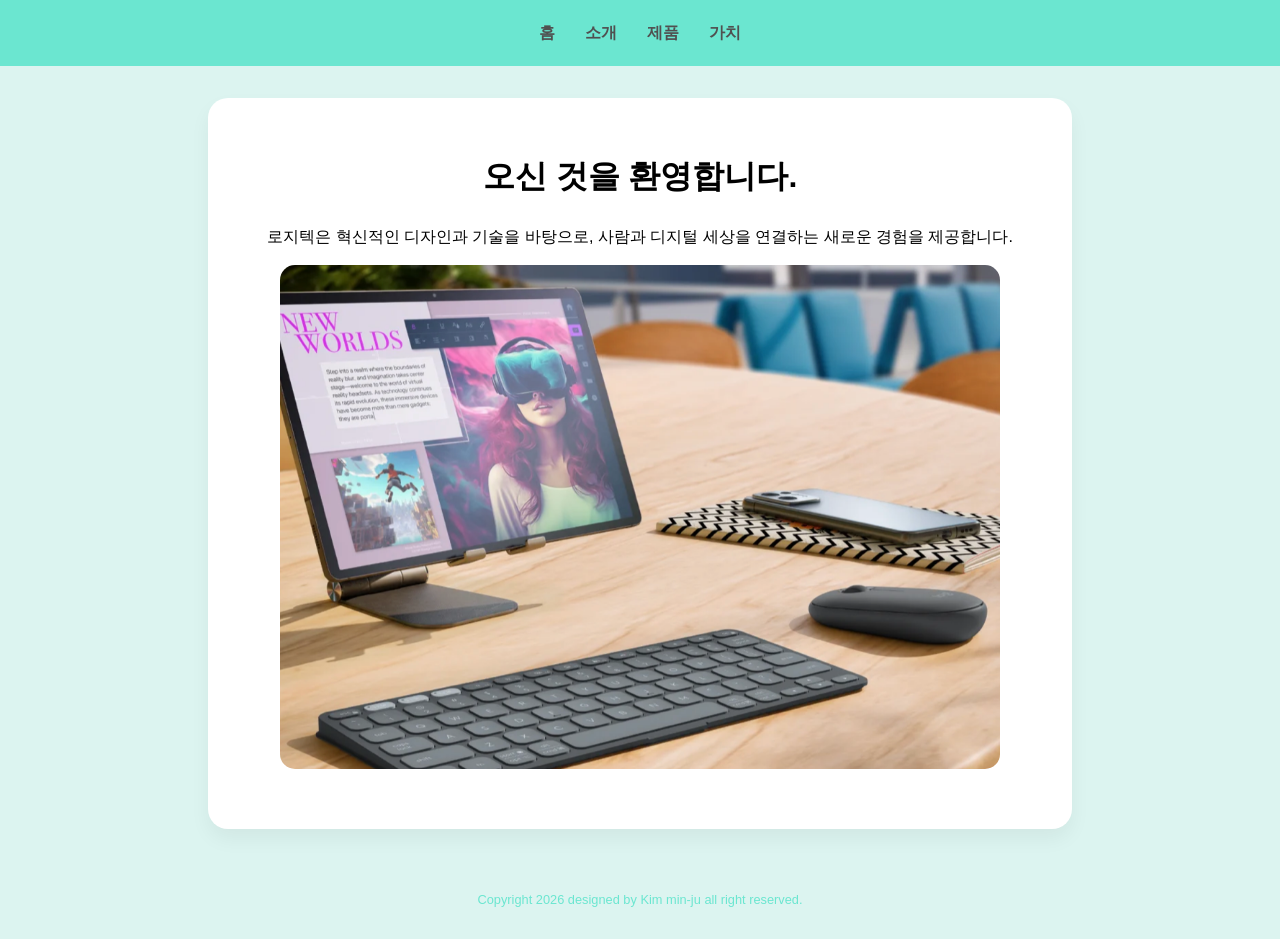
<file: index.html>
<!DOCTYPE html>
<html lang="ko">
<head>
    <meta charset="UTF-8">
    <meta name="viewport" content="width=device-width, initial-scale=1.0">
    <title>로지텍</title>
    <link rel="stylesheet" href="style.css">
</head>
<body>
   <nav>
        <a href="index.html">홈</a>
        <a href="about.html">소개</a>
        <a href="product.html">제품</a>
        <a href="value.html">가치</a>
    </nav>
    <div class="container">
        <h1>오신 것을 환영합니다.</h1>
        <p style="text-align: center;"> 로지텍은 혁신적인 디자인과 기술을 바탕으로, 사람과 디지털 세상을 연결하는 새로운 경험을 제공합니다.</p>
        <img src="image/home_1.png" alt="로지텍">
    </div>
    <footer><p>Copyright 2026 designed by Kim min-ju all right reserved.</p></footer>
</body>
</html>
</file>
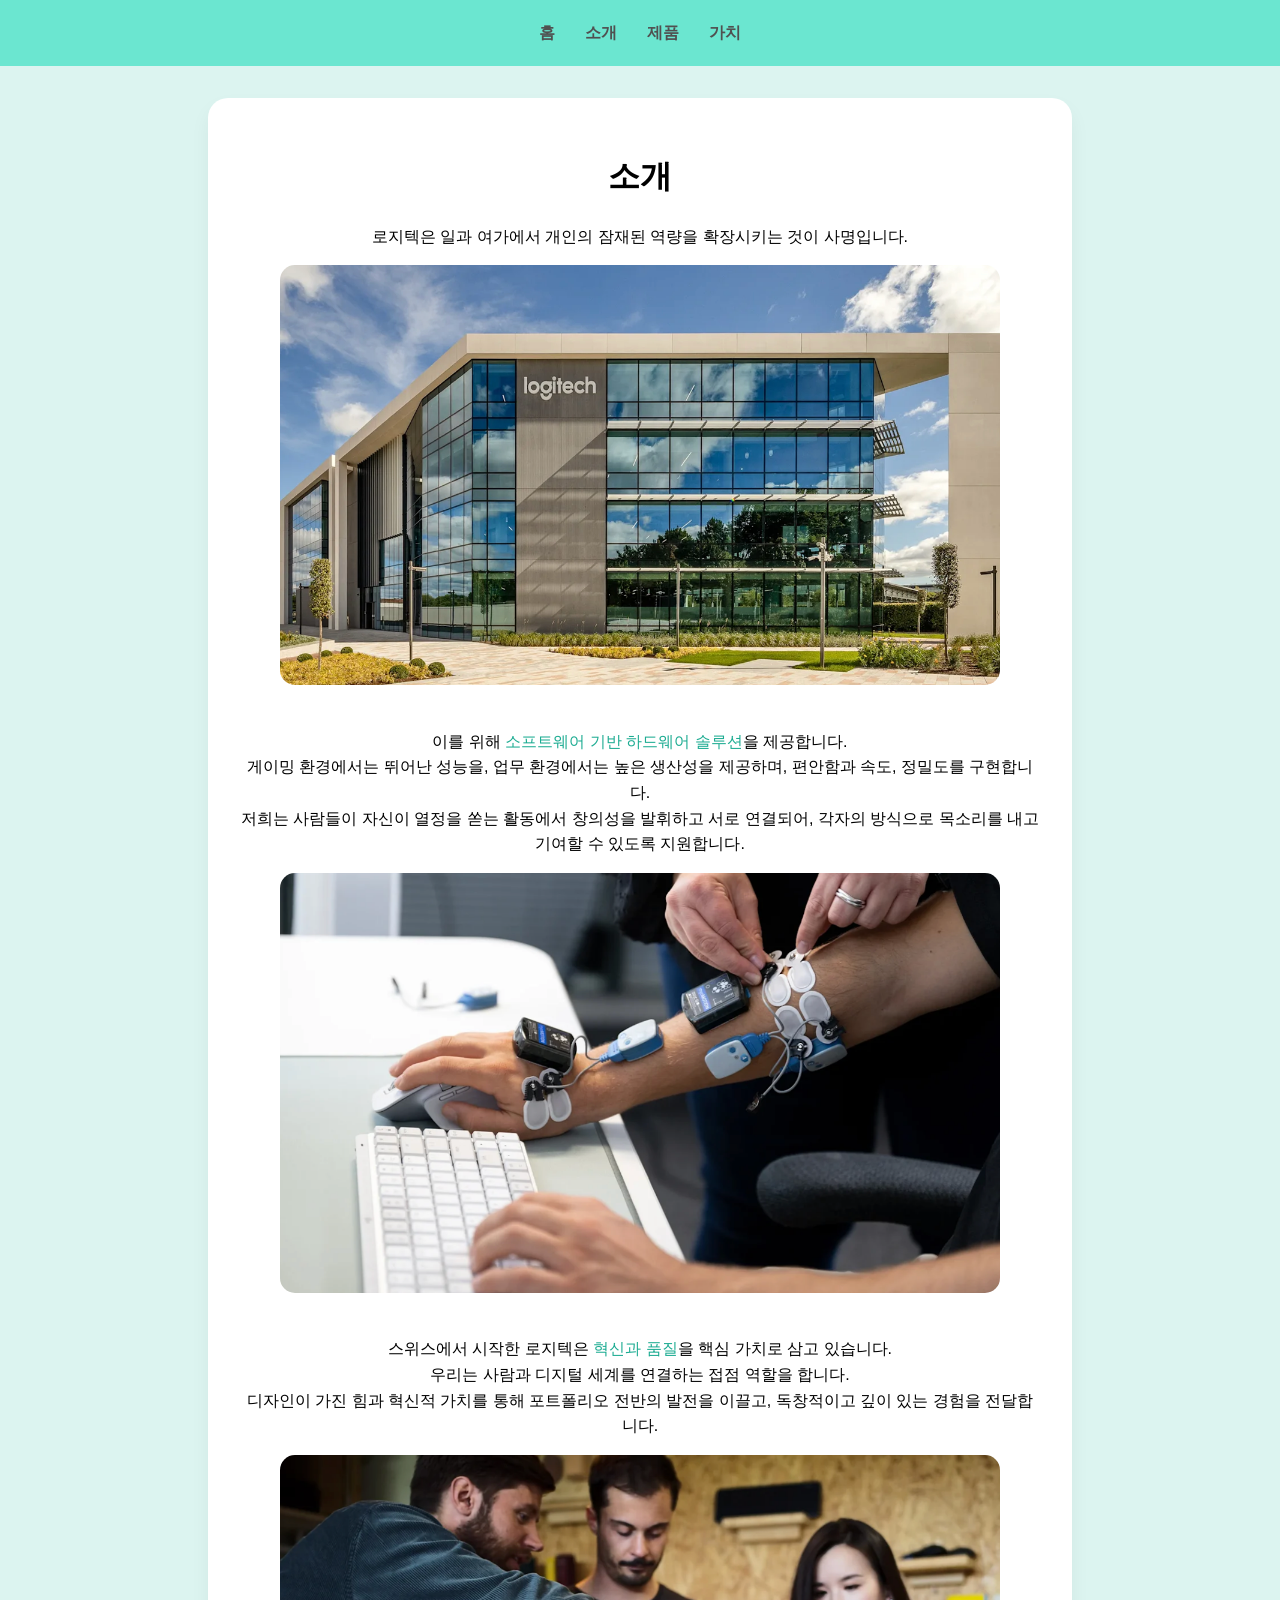
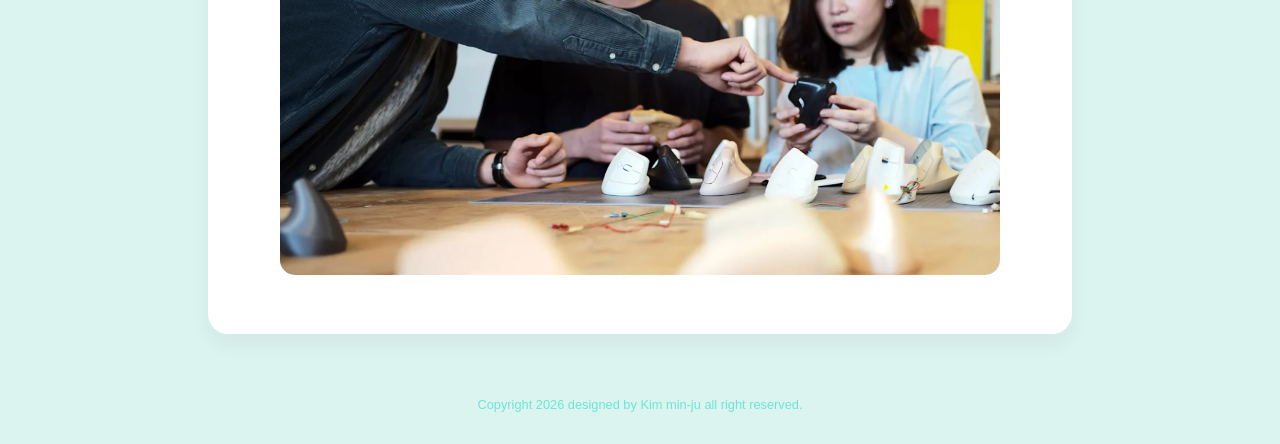
<file: about.html>
<!DOCTYPE html>
<html lang="ko">
<head>
    <meta charset="UTF-8">
    <meta name="viewport" content="width=device-width, initial-scale=1.0">
    <title>로지텍</title>
    <link rel="stylesheet" href="style.css">
</head>
<body>
   <nav>
        <a href="index.html">홈</a>
        <a href="about.html">소개</a>
        <a href="product.html">제품</a>
        <a href="value.html">가치</a>
    </nav>
    <div class="container">
        <h1>소개</h1>
        <p style="text-align: center;"> 로지텍은 일과 여가에서 개인의 잠재된 역량을 확장시키는 것이 사명입니다.</p>
        <img src="image/about_1.png" alt="로지텍 건물">

        <p>이를 위해 <span style="color: #1dac92;">소프트웨어 기반 하드웨어 솔루션</span>을 제공합니다. 
        <br>게이밍 환경에서는 뛰어난 성능을, 업무 환경에서는 높은 생산성을 제공하며, 편안함과 속도, 정밀도를 구현합니다.
        <br>저희는 사람들이 자신이 열정을 쏟는 활동에서 창의성을 발휘하고 서로 연결되어, 각자의 방식으로 목소리를 내고
        <br>기여할 수 있도록 지원합니다.</p>
        <img src="image/about_2.png" alt="로지텍 지원">

        <p>스위스에서 시작한 로지텍은 <span style="color: #1dac92;">혁신과 품질</span>을 핵심 가치로 삼고 있습니다.
        <br>우리는 사람과 디지털 세계를 연결하는 접점 역할을 합니다. 
        <br>디자인이 가진 힘과 혁신적 가치를 통해 포트폴리오 전반의 발전을 이끌고, 독창적이고 깊이 있는 경험을 전달합니다.</p>
        <img src="image/about_3.png" alt="로지텍 가치">
    </div>
    <footer><p>Copyright 2026 designed by Kim min-ju all right reserved.</p></footer>
</body>
</html>
</file>
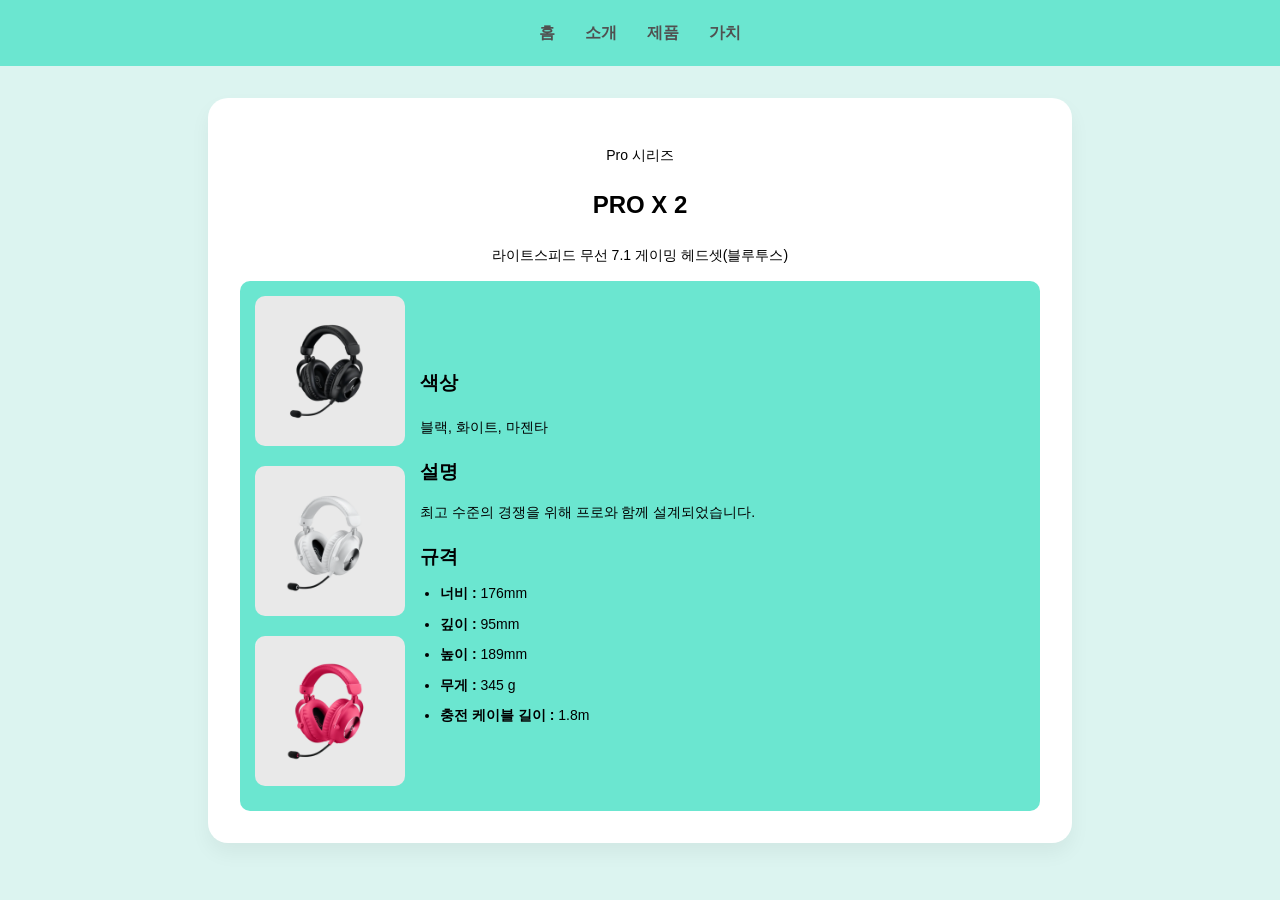
<file: headset.html>
<!DOCTYPE html>
<html lang="ko">
<head>
    <meta charset="UTF-8">
    <meta name="viewport" content="width=device-width, initial-scale=1.0">
    <title>로지텍</title>
    <link rel="stylesheet" href="style.css">
</head>
<body>
   <nav>
        <a href="index.html">홈</a>
        <a href="about.html">소개</a>
        <a href="product.html">제품</a>
        <a href="value.html">가치</a>
    </nav>
   <div class="container">
<p style="color: #000000; font-size: 14px;">Pro 시리즈</p>
<h2>PRO X 2</h2>
<p style="color: #000000; font-size: 14px;">라이트스피드 무선 7.1 게이밍 헤드셋(블루투스)</p>
<div style="display: flex; gap: 10px; flex-wrap: wrap;">
    <div style="flex: 1; min-width: 300px; background: #6BE6D0; padding: 15px; border-radius: 10px; display: flex; gap: 15px; align-items: center;">

        <div style="display: flex; flex-direction: column; gap: 10px;">
        <img src="image/product_4.png" alt="블랙" style="width: 150px; border-radius: 10px; margin-bottom: 10px;">
        <img src="image/headset_1.png" alt="화이트" style="width: 150px; border-radius: 10px; margin-bottom: 10px;">
        <img src="image/headset_2.png" alt="마젠타" style="width: 150px; border-radius: 10px; margin-bottom: 10px;"></div>

        <div style="text-align: left;">
            <h3 style="color: #000000;"> 색상 </h3>
            <p style="font-size: 14px; font-weight: normal;">블랙, 화이트, 마젠타</p>
            <h3 style="color: #000000;"> 설명 
            <p style="font-size: 14px; font-weight: normal;">최고 수준의 경쟁을 위해 프로와 함께 설계되었습니다.
            <h3 style="color: #000000; margin-bottom: 10px;">규격</h3>

        <ul style="padding-left: 20px; margin-top: 0;">
        <li style="font-size: 14px; margin-bottom: 8px;"> <strong>너비 : </strong>176mm </li>
        <li style="font-size: 14px; margin-bottom: 8px;"> <strong>깊이 : </strong>95mm </li>
        <li style="font-size: 14px; margin-bottom: 8px;"> <strong>높이 : </strong>189mm </li>
        <li style="font-size: 14px; margin-bottom: 8px;"> <strong>무게 : </strong>345 g </li>
        <li style="font-size: 14px; margin-bottom: 8px;"> <strong>충전 케이블 길이 : </strong>1.8m </li>
        </div>
    </div>
</div>
</file>
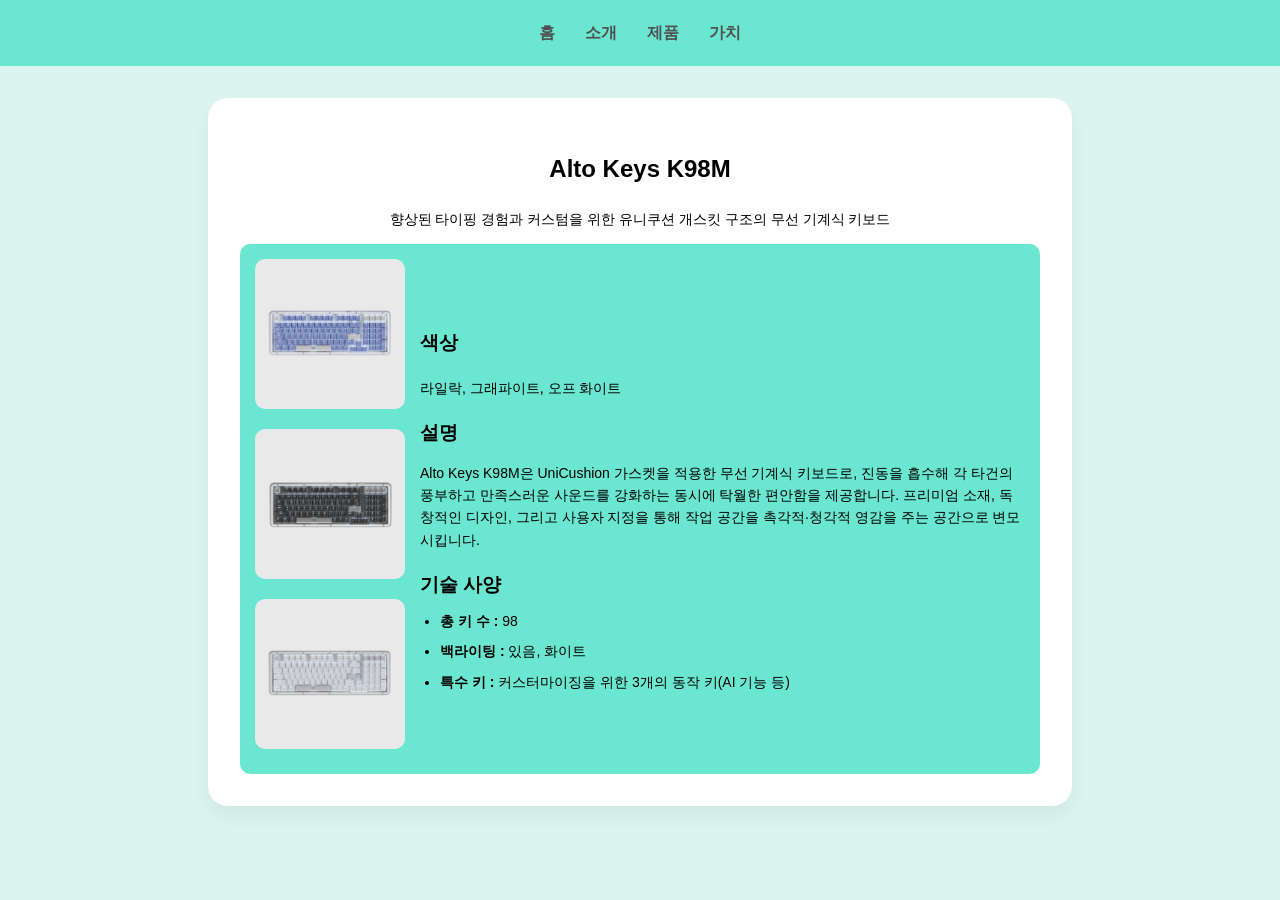
<file: keyboard.html>
<!DOCTYPE html>
<html lang="ko">
<head>
    <meta charset="UTF-8">
    <meta name="viewport" content="width=device-width, initial-scale=1.0">
    <title>로지텍</title>
    <link rel="stylesheet" href="style.css">
</head>
<body>
   <nav>
        <a href="index.html">홈</a>
        <a href="about.html">소개</a>
        <a href="product.html">제품</a>
        <a href="value.html">가치</a>
    </nav>
   <div class="container">
<h2>Alto Keys K98M</h2>
<p style="color: #000000; font-size: 14px;">향상된 타이핑 경험과 커스텀을 위한 유니쿠션 개스킷 구조의 무선 기계식 키보드</p>
<div style="display: flex; gap: 10px; flex-wrap: wrap;">
    <div style="flex: 1; min-width: 300px; background: #6BE6D0; padding: 15px; border-radius: 10px; display: flex; gap: 15px; align-items: center;">

        <div style="display: flex; flex-direction: column; gap: 10px;">
        <img src="image/product_2.png" alt="라일락" style="width: 150px; border-radius: 10px; margin-bottom: 10px;">
        <img src="image/keyboard_1.png" alt="그래파이트" style="width: 150px; border-radius: 10px; margin-bottom: 10px;">
        <img src="image/keyboard_2.png" alt="오프 화이트" style="width: 150px; border-radius: 10px; margin-bottom: 10px;"></div>

        <div style="text-align: left;">
            <h3 style="color: #000000;"> 색상 </h3>
            <p style="font-size: 14px; font-weight: normal;">라일락, 그래파이트, 오프 화이트</p>
            <h3 style="color: #000000;"> 설명 
            <p style="font-size: 14px; font-weight: normal;">Alto Keys K98M은 UniCushion 가스켓을 적용한 무선 기계식 키보드로, 진동을 흡수해 각 타건의 풍부하고 만족스러운 사운드를 강화하는 동시에 탁월한 편안함을 제공합니다. 프리미엄 소재, 독창적인 디자인, 그리고 사용자 지정을 통해 작업 공간을 촉각적·청각적 영감을 주는 공간으로 변모시킵니다.
            <h3 style="color: #000000; margin-bottom: 10px;">기술 사양</h3>

        <ul style="padding-left: 20px; margin-top: 0;">
        <li style="font-size: 14px; margin-bottom: 8px;"> <strong>총 키 수 : </strong>98 </li>
        <li style="font-size: 14px; margin-bottom: 8px;"> <strong>백라이팅 : </strong>있음, 화이트 </li>
        <li style="font-size: 14px; margin-bottom: 8px;"> <strong>특수 키 : </strong>커스터마이징을 위한 3개의 동작 키(AI 기능 등) </li>
        </div>
    </div>
</div>
</file>
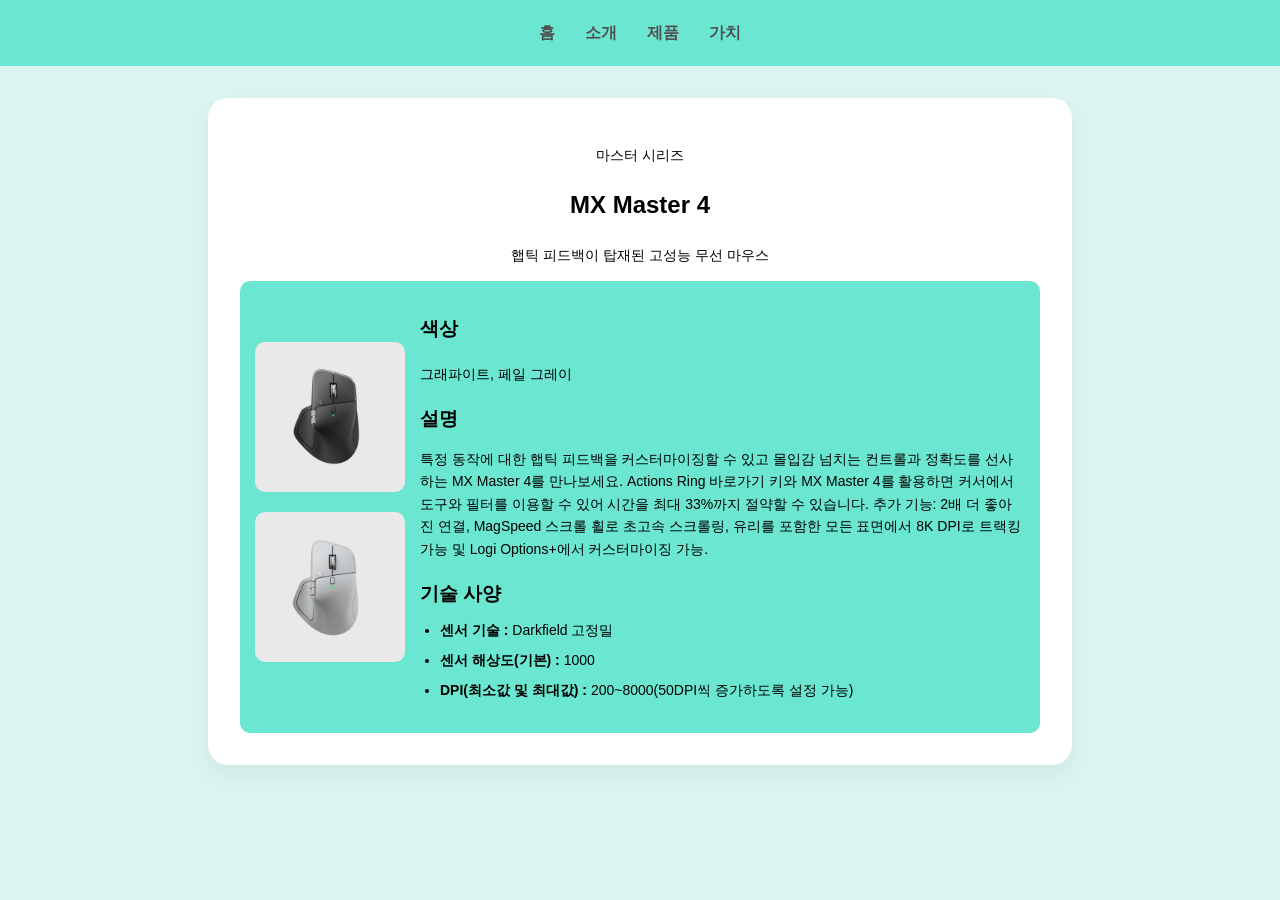
<file: mouse.html>
<!DOCTYPE html>
<html lang="ko">
<head>
    <meta charset="UTF-8">
    <meta name="viewport" content="width=device-width, initial-scale=1.0">
    <title>로지텍</title>
    <link rel="stylesheet" href="style.css">
</head>
<body>
   <nav>
        <a href="index.html">홈</a>
        <a href="about.html">소개</a>
        <a href="product.html">제품</a>
        <a href="value.html">가치</a>
    </nav>
   <div class="container">
<p style="color: #000000; font-size: 14px;">마스터 시리즈</p>
<h2>MX Master 4</h2>
<p style="color: #000000; font-size: 14px;">햅틱 피드백이 탑재된 고성능 무선 마우스</p>
<div style="display: flex; gap: 10px; flex-wrap: wrap;">
    <div style="flex: 1; min-width: 300px; background: #6BE6D0; padding: 15px; border-radius: 10px; display: flex; gap: 15px; align-items: center;">

        <div style="display: flex; flex-direction: column; gap: 10px;">
        <img src="image/product_1.png" alt="그래파이트" style="width: 150px; border-radius: 10px; margin-bottom: 10px;">
        <img src="image/mouse.png" alt="페일 그레이" style="width: 150px; border-radius: 10px; margin-bottom: 10px;"></div>

        <div style="text-align: left;">
            <h3 style="color: #000000;"> 색상 </h3>
            <p style="font-size: 14px; font-weight: normal;">그래파이트, 페일 그레이</p>
            <h3 style="color: #000000;"> 설명 
            <p style="font-size: 14px; font-weight: normal;">특정 동작에 대한 햅틱 피드백을 커스터마이징할 수 있고 몰입감 넘치는 컨트롤과 정확도를 선사하는 MX Master 4를 만나보세요. Actions Ring 바로가기 키와 MX Master 4를 활용하면 커서에서 도구와 필터를 이용할 수 있어 시간을 최대 33%까지 절약할 수 있습니다. 추가 기능: 2배 더 좋아진 연결, MagSpeed 스크롤 휠로 초고속 스크롤링, 유리를 포함한 모든 표면에서 8K DPI로 트랙킹 가능 및 Logi Options+에서 커스터마이징 가능.
            <h3 style="color: #000000; margin-bottom: 10px;">기술 사양</h3>

        <ul style="padding-left: 20px; margin-top: 0;">
        <li style="font-size: 14px; margin-bottom: 8px;"> <strong>센서 기술 : </strong>Darkfield 고정밀 </li>
        <li style="font-size: 14px; margin-bottom: 8px;"> <strong>센서 해상도(기본) : </strong>1000 </li>
        <li style="font-size: 14px; margin-bottom: 8px;"> <strong>DPI(최소값 및 최대값) : </strong>200~8000(50DPI씩 증가하도록 설정 가능) </li>
        </div>
    </div>
</div>
</file>
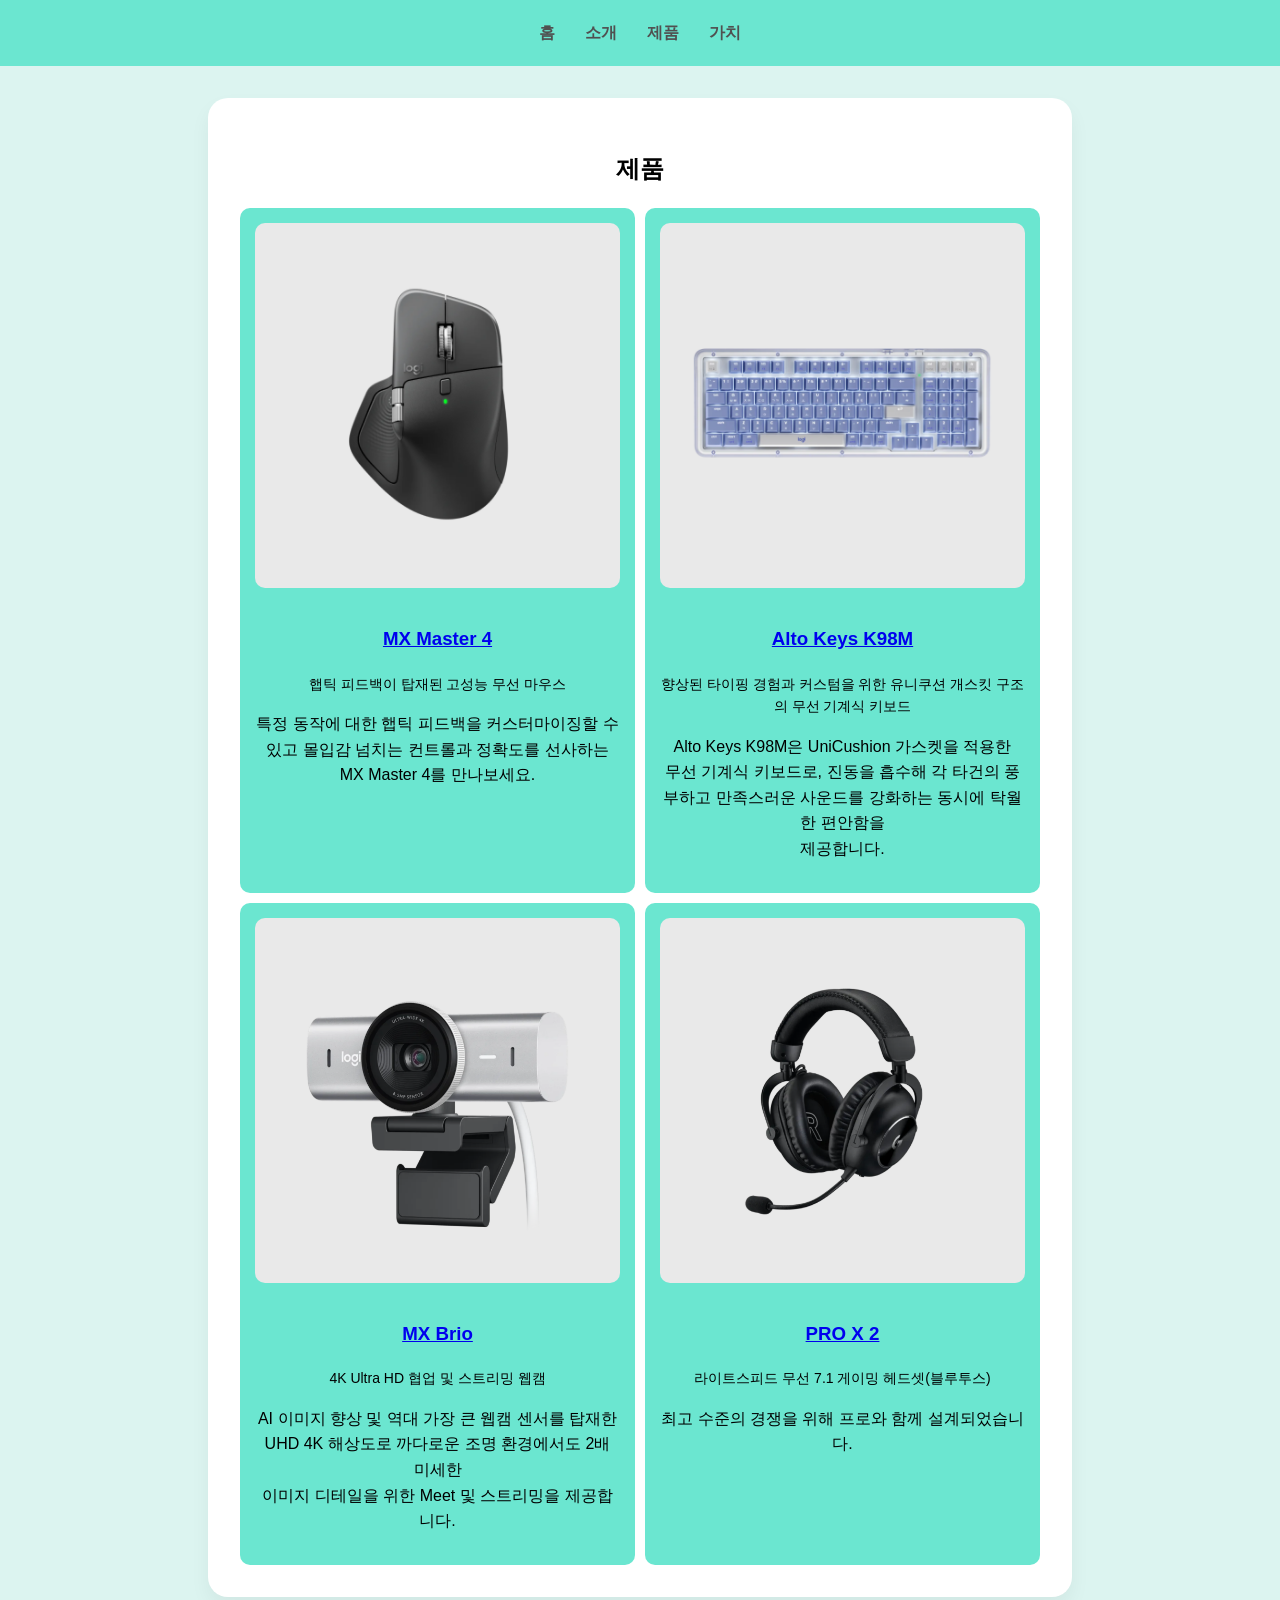
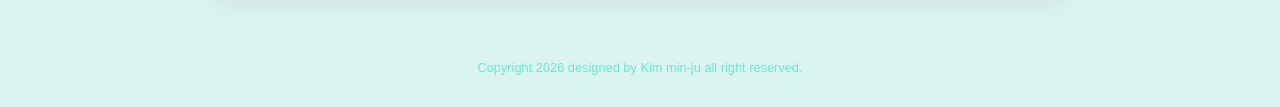
<file: product.html>
<!DOCTYPE html>
<html lang="ko">
<head>
    <meta charset="UTF-8">
    <meta name="viewport" content="width=device-width, initial-scale=1.0">
    <title>로지텍</title>
    <link rel="stylesheet" href="style.css">
</head>
<body>
   <nav>
        <a href="index.html">홈</a>
        <a href="about.html">소개</a>
        <a href="product.html">제품</a>
        <a href="value.html">가치</a>
    </nav>
   <div class="container">
    <h2>제품</h2>
    <div style="display: flex; gap: 10px; flex-wrap: wrap;">
        <div style="flex: 1; min-width: 300px; background: #6BE6D0; padding: 15px; border-radius: 10px;">
            <img src="image/product_1.png" alt="마우스" style="width: 100%; height: auto; border-radius: 10px; margin-bottom: 10px;">
            <h3 style="color: #000000;"><a href="mouse.html">MX Master 4</a></h3>
            <p style="color: #000000; font-size: 14px;">햅틱 피드백이 탑재된 고성능 무선 마우스</p>
            <p style="color: #000000;">특정 동작에 대한 햅틱 피드백을 커스터마이징할 수 있고 몰입감 넘치는 컨트롤과 정확도를 선사하는 
            <br>MX Master 4를 만나보세요.
            </p>
        </div>
        <div style="flex: 1; min-width: 300px; background: #6BE6D0; padding: 15px; border-radius: 10px;">
            <img src="image/product_2.png" alt="키보드" style="width: 100%; height: auto; border-radius: 10px; margin-bottom: 10px;">
            <h3 style="color: #000000;"><a href="keyboard.html">Alto Keys K98M</a></h3>
            <p style="color: #000000; font-size: 14px;">향상된 타이핑 경험과 커스텀을 위한 유니쿠션 개스킷 구조의 무선 기계식 키보드</p>
            <p style="color: #000000;">Alto Keys K98M은 UniCushion 가스켓을 적용한 
            <br>무선 기계식 키보드로, 진동을 흡수해 각 타건의 풍부하고 만족스러운 사운드를 강화하는 동시에 탁월한 편안함을 
            <br>제공합니다.
            </p>
        </div>
         <div style="flex: 1; min-width: 300px; background: #6BE6D0; padding: 15px; border-radius: 10px;">
            <img src="image/product_3.png" alt="웹캠" style="width: 100%; height: auto; border-radius: 10px; margin-bottom: 10px;">
            <h3 style="color: #000000;"><a href="webcam.html">MX Brio</a></h3>
            <p style="color: #000000; font-size: 14px;">4K Ultra HD 협업 및 스트리밍 웹캠</p>
            <p style="color: #000000;">AI 이미지 향상 및 역대 가장 큰 웹캠 센서를 탑재한 UHD 4K 해상도로 까다로운 조명 환경에서도 2배 미세한
            <br>이미지 디테일을 위한 Meet 및 스트리밍을 제공합니다.
            </p>
        </div>
          <div style="flex: 1; min-width: 300px; background: #6BE6D0; padding: 15px; border-radius: 10px;">
            <img src="image/product_4.png" alt="헤드셋" style="width: 100%; height: auto; border-radius: 10px; margin-bottom: 10px;">
            <h3 style="color: #000000;"><a href="headset.html">PRO X 2</a></h3>
            <p style="color: #000000; font-size: 14px;">라이트스피드 무선 7.1 게이밍 헤드셋(블루투스)</p>
            <p style="color: #000000;">최고 수준의 경쟁을 위해 프로와 함께 설계되었습니다.
            </p>
        </div>
    </div>
</div>
    <footer><p>Copyright 2026 designed by Kim min-ju all right reserved.</p></footer>
</body>
</html>
</file>
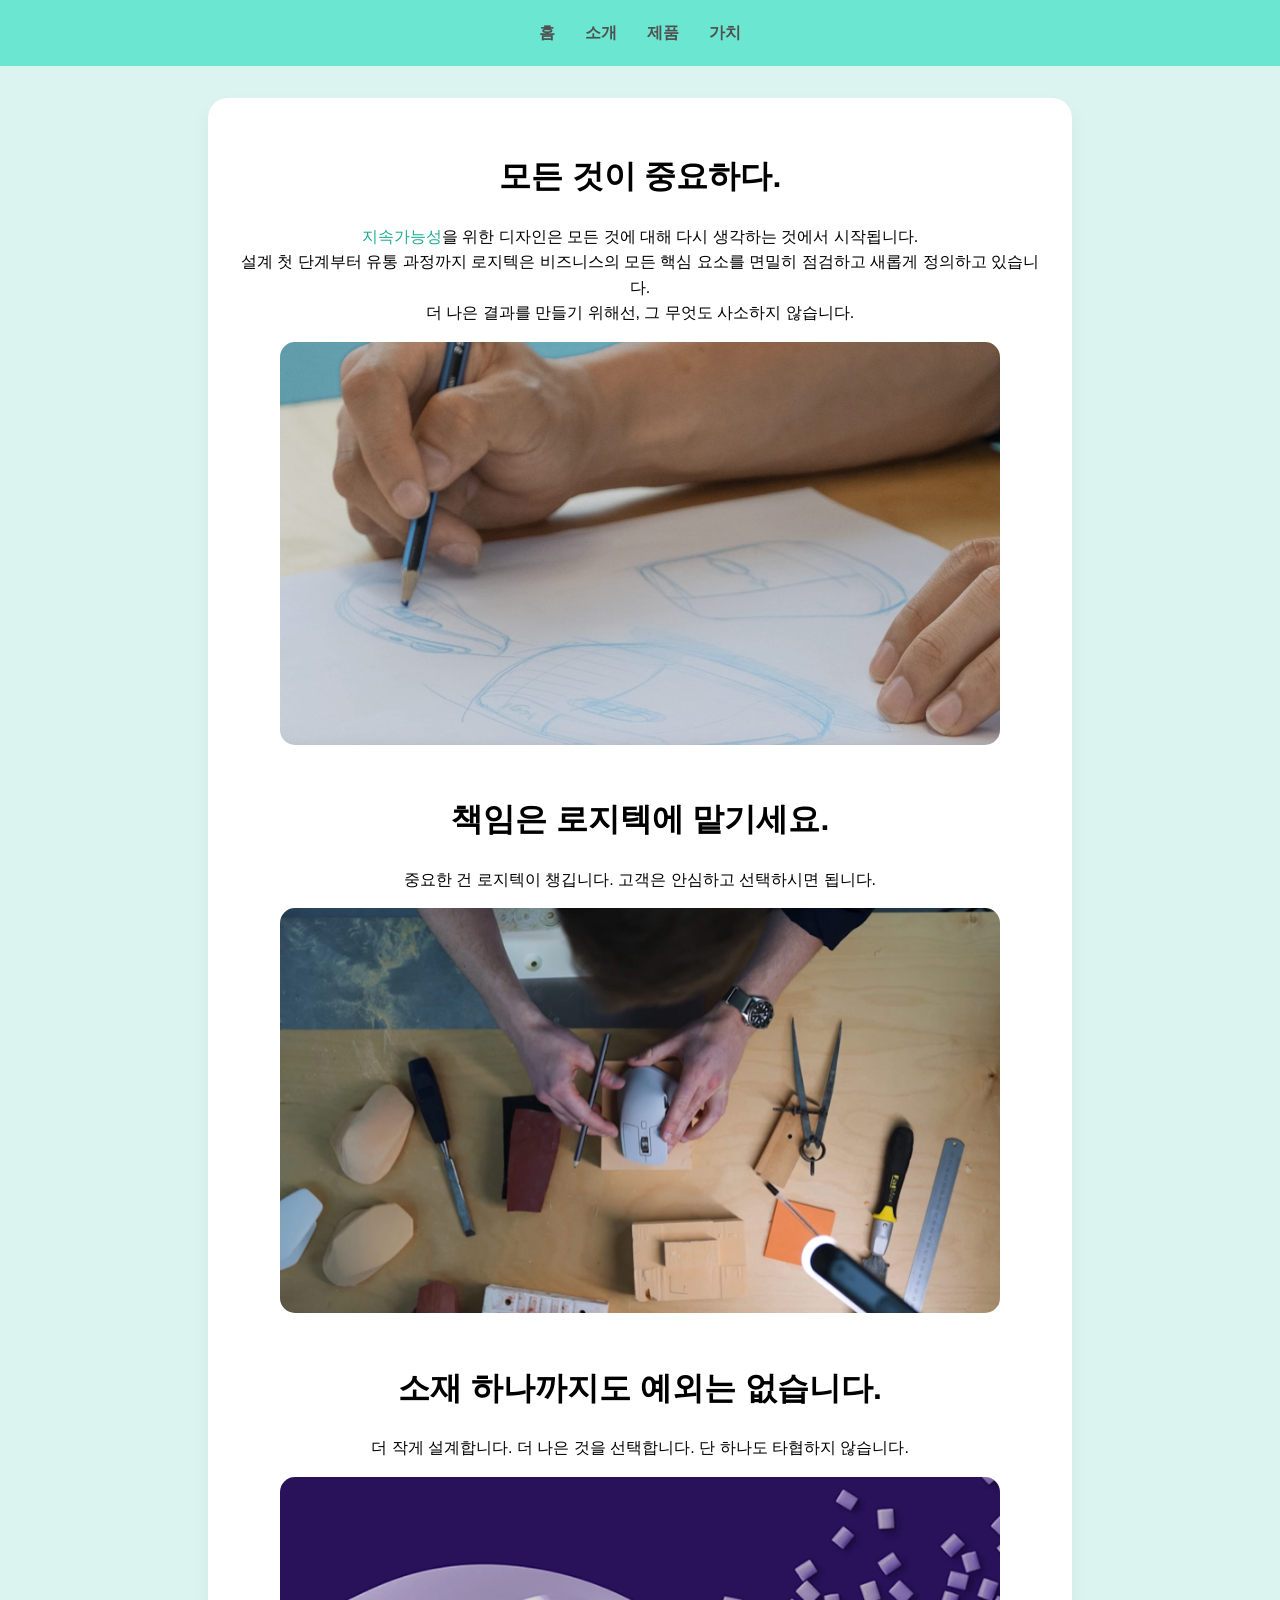
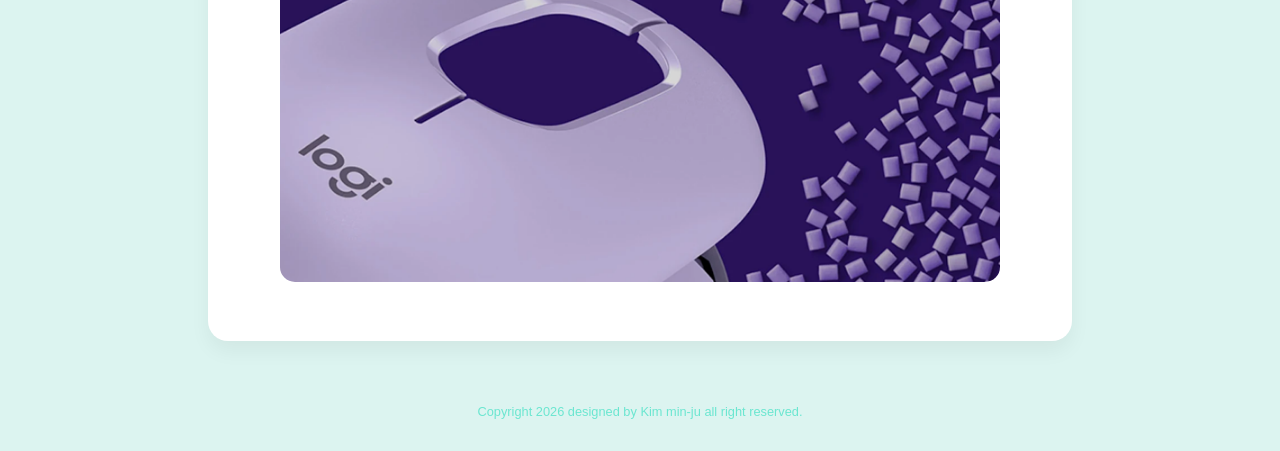
<file: value.html>
<!DOCTYPE html>
<html lang="ko">
<head>
    <meta charset="UTF-8">
    <meta name="viewport" content="width=device-width, initial-scale=1.0">
    <title>로지텍</title>
    <link rel="stylesheet" href="style.css">
</head>
<body>
   <nav>
        <a href="index.html">홈</a>
        <a href="about.html">소개</a>
        <a href="product.html">제품</a>
        <a href="value.html">가치</a>
    </nav>
    <div class="container">
        <h1>모든 것이 중요하다.</h1>
        <p style="text-align: center;"> <span style="color: #1dac92;">지속가능성</span>을 위한 디자인은 모든 것에 대해 다시 생각하는 것에서 시작됩니다.
        <br>설계 첫 단계부터 유통 과정까지 로지텍은 비즈니스의 모든 핵심 요소를 면밀히 점검하고 새롭게 정의하고 있습니다.
        <br>더 나은 결과를 만들기 위해선, 그 무엇도 사소하지 않습니다.
        </p>
        <img src="image/value_1.png" alt="가치1">

        <h1>책임은 로지텍에 맡기세요.</h1>
        <p>중요한 건 로지텍이 챙깁니다. 고객은 안심하고 선택하시면 됩니다.</p>
        <img src="image/value_2.png" alt="가치2">

        <h1>소재 하나까지도 예외는 없습니다.</h1>
        <p>더 작게 설계합니다. 더 나은 것을 선택합니다. 단 하나도 타협하지 않습니다.</p>
        <img src="image/value_3.png" alt="가치3">

    </div>
    <footer><p>Copyright 2026 designed by Kim min-ju all right reserved.</p></footer>
</body>
</html>
</file>
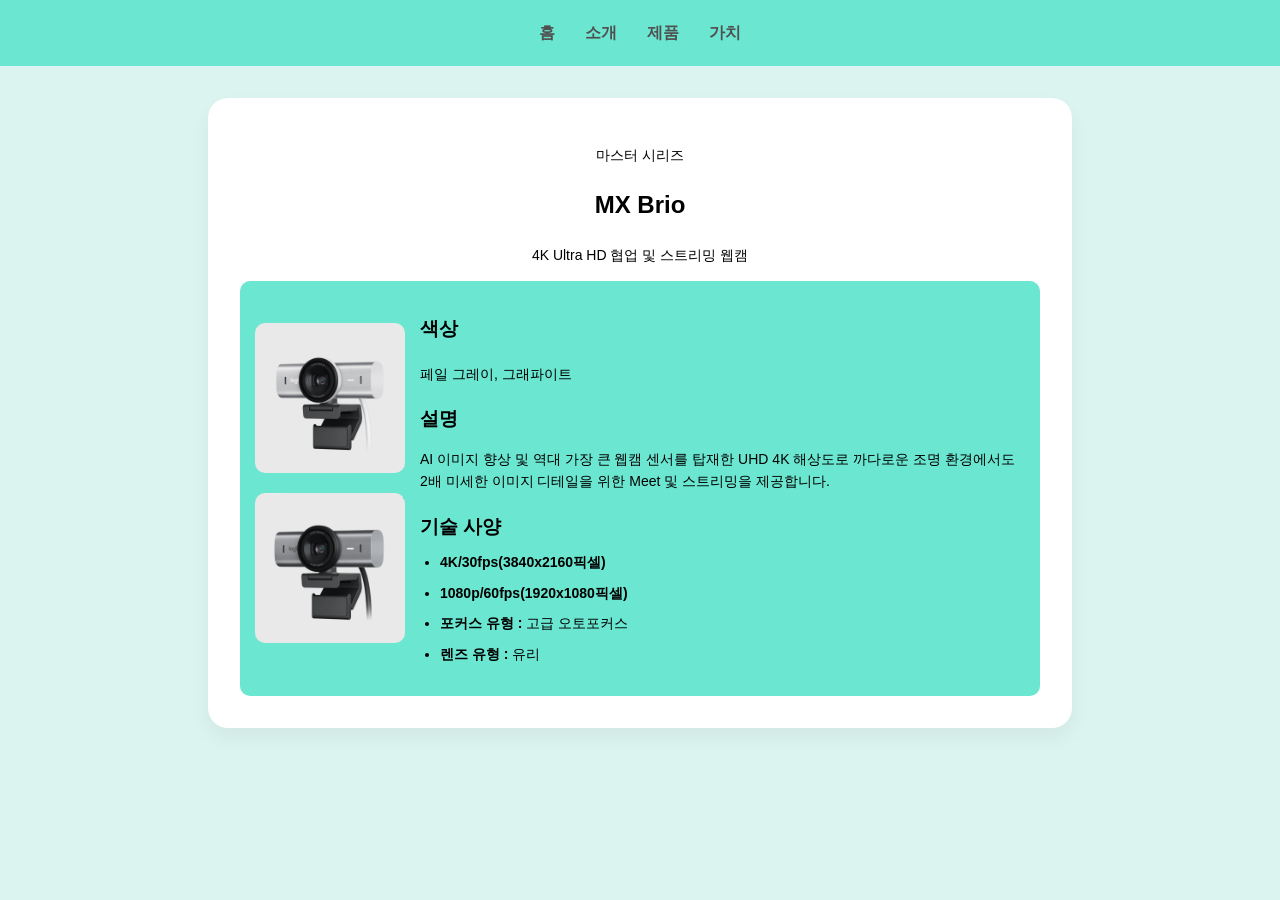
<file: webcam.html>
<!DOCTYPE html>
<html lang="ko">
<head>
    <meta charset="UTF-8">
    <meta name="viewport" content="width=device-width, initial-scale=1.0">
    <title>로지텍</title>
    <link rel="stylesheet" href="style.css">
</head>
<body>
   <nav>
        <a href="index.html">홈</a>
        <a href="about.html">소개</a>
        <a href="product.html">제품</a>
        <a href="value.html">가치</a>
    </nav>
   <div class="container">
<p style="color: #000000; font-size: 14px;">마스터 시리즈</p>
<h2>MX Brio</h2>
<p style="color: #000000; font-size: 14px;">4K Ultra HD 협업 및 스트리밍 웹캠</p>
<div style="display: flex; gap: 10px; flex-wrap: wrap;">
    <div style="flex: 1; min-width: 300px; background: #6BE6D0; padding: 15px; border-radius: 10px; display: flex; gap: 15px; align-items: center;">

        <div style="display: flex; flex-direction: column; gap: 10px;">
        <img src="image/product_3.png" alt="페일 그레이" style="width: 150px; border-radius: 10px; margin-bottom: 10px;">
        <img src="image/webcam.png" alt="그래파이트" style="width: 150px; border-radius: 10px; margin-bottom: 10px;"></div>

        <div style="text-align: left;">
            <h3 style="color: #000000;"> 색상 </h3>
            <p style="font-size: 14px; font-weight: normal;">페일 그레이, 그래파이트</p>
            <h3 style="color: #000000;"> 설명 
            <p style="font-size: 14px; font-weight: normal;">AI 이미지 향상 및 역대 가장 큰 웹캠 센서를 탑재한 UHD 4K 해상도로 까다로운 조명 환경에서도 2배 미세한 이미지 디테일을 위한 Meet 및 스트리밍을 제공합니다.
            <h3 style="color: #000000; margin-bottom: 10px;">기술 사양</h3>
        <ul style="padding-left: 20px; margin-top: 0;">
        <li style="font-size: 14px; margin-bottom: 8px;"> <strong>4K/30fps(3840x2160픽셀)</strong> </li>
        <li style="font-size: 14px; margin-bottom: 8px;"> <strong>1080p/60fps(1920x1080픽셀)</strong> </li>
        <li style="font-size: 14px; margin-bottom: 8px;"> <strong>포커스 유형 : </strong>고급 오토포커스 </li>
        <li style="font-size: 14px; margin-bottom: 8px;"> <strong>렌즈 유형 : </strong>유리 </li>
        </div>
    </div>
</div>
</file>
<file: style.css>
/* 카페 테마 설정 */
body { font-family: 'Pretendard', sans-serif; margin: 0; padding: 0; background-color: #DCF4F0; color: #000000; line-height: 1.6; }

/* 네비게이션: 커피 바 느낌 */
nav { background: #6BE6D0; padding: 15px; text-align: center; position: sticky; top: 0; z-index: 1000; display: flex; flex-wrap: wrap; justify-content: center; }
nav a { color: #505050; margin: 5px 15px; text-decoration: none; font-weight: bold; }
nav a:hover { color: #ffffff; }

/* 컨테이너 */
.container { width: 90%; max-width: 800px; margin: 2rem auto; padding: 2rem; background: rgb(255, 255, 255); border-radius: 20px; box-shadow: 0 10px 20px rgba(0,0,0,0.05); text-align: center; }

h1, h2 { color: #000000; text-align: center; }
img { width: 90%; border-radius: 15px; margin-bottom: 20px; }

/* 푸터 */
footer { text-align: center; padding: 1rem; font-size: 0.8rem; color: #6BE6D0; }
</file>
